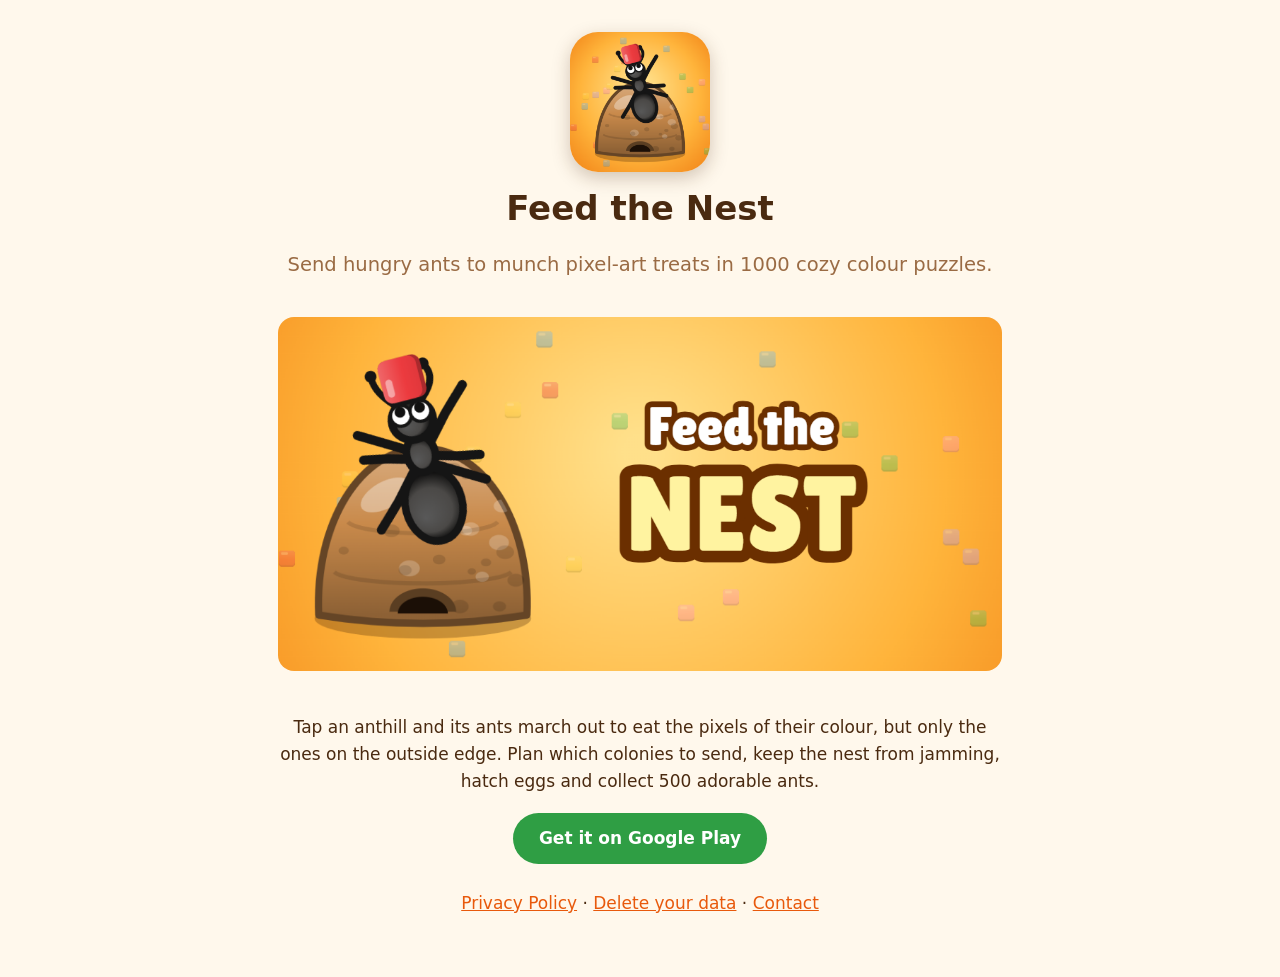
<file: index.html>
<!doctype html>
<html lang="en">
  <head>
    <meta charset="utf-8" />
    <meta name="viewport" content="width=device-width, initial-scale=1" />
    <title>Feed the Nest · Ant Puzzle Game</title>
    <meta name="description" content="Send hungry ants to munch pixel-art treats in 1000 cozy colour puzzles." />
    <link rel="icon" href="icon-512.png" />
    <link rel="stylesheet" href="style.css" />
  </head>
  <body>
    <main class="home">
      <img class="icon" src="icon-512.png" alt="Feed the Nest icon" width="140" height="140" />
      <h1>Feed the Nest</h1>
      <p class="tag">Send hungry ants to munch pixel-art treats in 1000 cozy colour puzzles.</p>
      <img class="feature" src="feature-graphic.png" alt="Ants carrying pixels of a picnic treat" />
      <p>
        Tap an anthill and its ants march out to eat the pixels of their colour, but only the ones on the outside edge.
        Plan which colonies to send, keep the nest from jamming, hatch eggs and collect 500 adorable ants.
      </p>
      <p><a class="play" href="https://play.google.com/store/apps/details?id=com.feedthenest.ai">Get it on Google Play</a></p>
      <nav>
        <a href="privacy.html">Privacy Policy</a> ·
        <a href="delete-data.html">Delete your data</a> ·
        <a href="mailto:filip01pop@gmail.com">Contact</a>
      </nav>
    </main>
  </body>
</html>
</file>
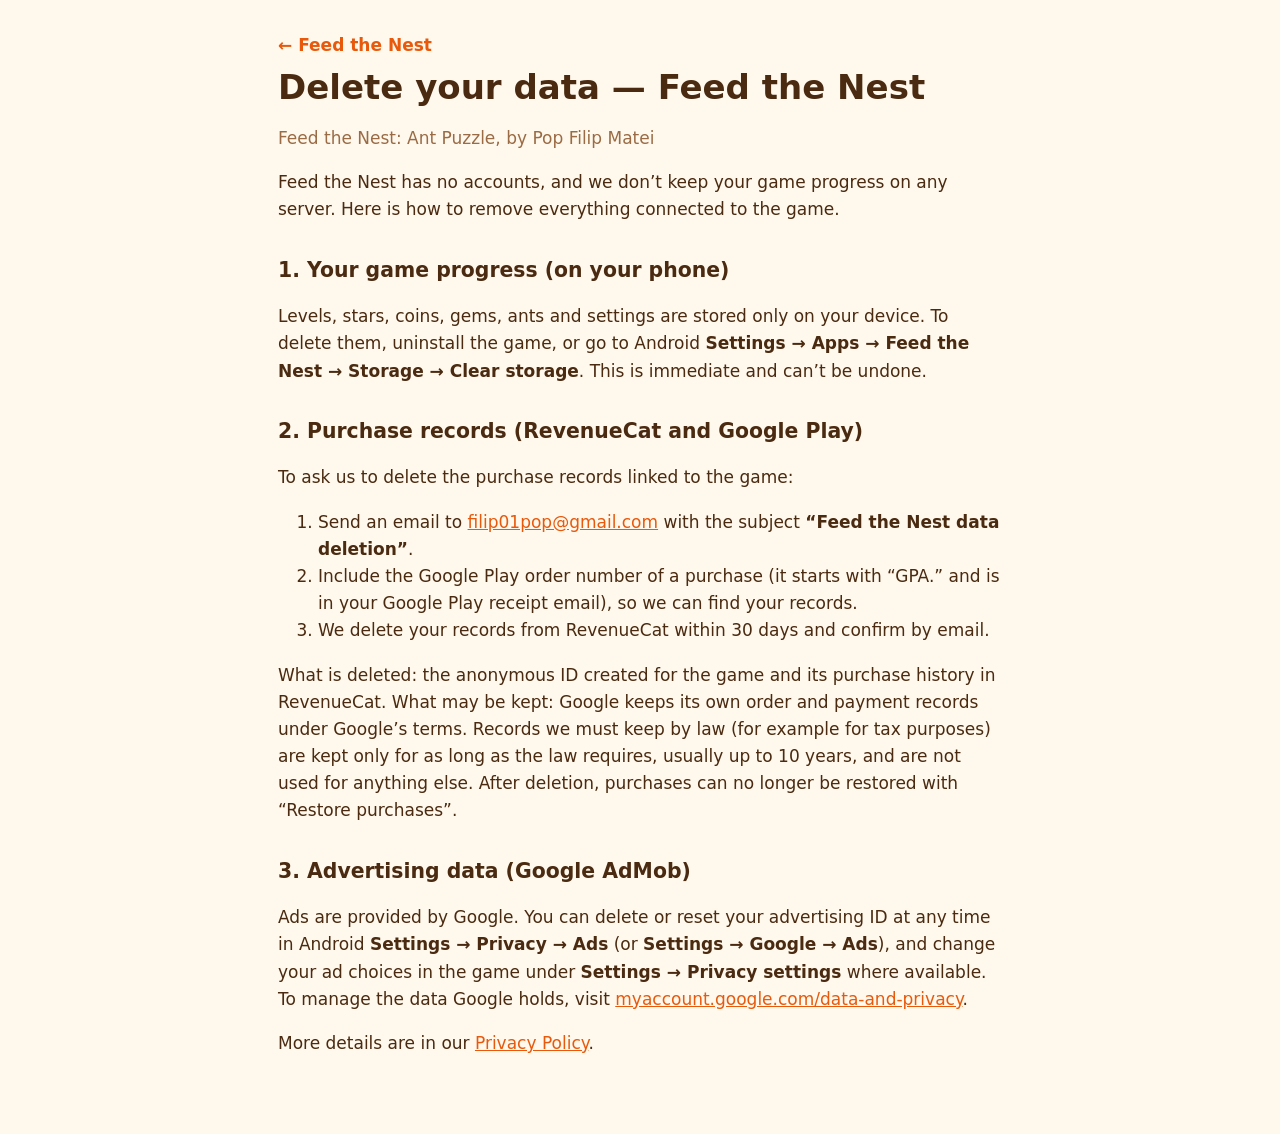
<file: delete-data.html>
<!doctype html>
<html lang="en">
  <head>
    <meta charset="utf-8" />
    <meta name="viewport" content="width=device-width, initial-scale=1" />
    <title>Delete your data · Feed the Nest</title>
    <link rel="stylesheet" href="style.css" />
  </head>
  <body>
    <main class="doc">
      <a class="back" href="index.html">← Feed the Nest</a>
      <h1>Delete your data — Feed the Nest</h1>
      <p class="muted">Feed the Nest: Ant Puzzle, by Pop Filip Matei</p>

      <p>
        Feed the Nest has no accounts, and we don’t keep your game progress on any server. Here is how to remove
        everything connected to the game.
      </p>

      <h2>1. Your game progress (on your phone)</h2>
      <p>
        Levels, stars, coins, gems, ants and settings are stored only on your device. To delete them, uninstall the game,
        or go to Android <b>Settings → Apps → Feed the Nest → Storage → Clear storage</b>. This is immediate and can’t be
        undone.
      </p>

      <h2>2. Purchase records (RevenueCat and Google Play)</h2>
      <p>To ask us to delete the purchase records linked to the game:</p>
      <ol>
        <li>
          Send an email to <a href="mailto:filip01pop@gmail.com?subject=Feed%20the%20Nest%20data%20deletion">filip01pop@gmail.com</a>
          with the subject <b>“Feed the Nest data deletion”</b>.
        </li>
        <li>Include the Google Play order number of a purchase (it starts with “GPA.” and is in your Google Play receipt email), so we can find your records.</li>
        <li>We delete your records from RevenueCat within 30 days and confirm by email.</li>
      </ol>
      <p>
        What is deleted: the anonymous ID created for the game and its purchase history in RevenueCat. What may be kept:
        Google keeps its own order and payment records under Google’s terms. Records we must keep by law (for example for
        tax purposes) are kept only for as long as the law requires, usually up to 10 years, and are not used for anything
        else. After deletion, purchases can no longer be restored with “Restore purchases”.
      </p>

      <h2>3. Advertising data (Google AdMob)</h2>
      <p>
        Ads are provided by Google. You can delete or reset your advertising ID at any time in Android
        <b>Settings → Privacy → Ads</b> (or <b>Settings → Google → Ads</b>), and change your ad choices in the game under
        <b>Settings → Privacy settings</b> where available. To manage the data Google holds, visit
        <a href="https://myaccount.google.com/data-and-privacy">myaccount.google.com/data-and-privacy</a>.
      </p>

      <p>More details are in our <a href="privacy.html">Privacy Policy</a>.</p>
    </main>
  </body>
</html>
</file>
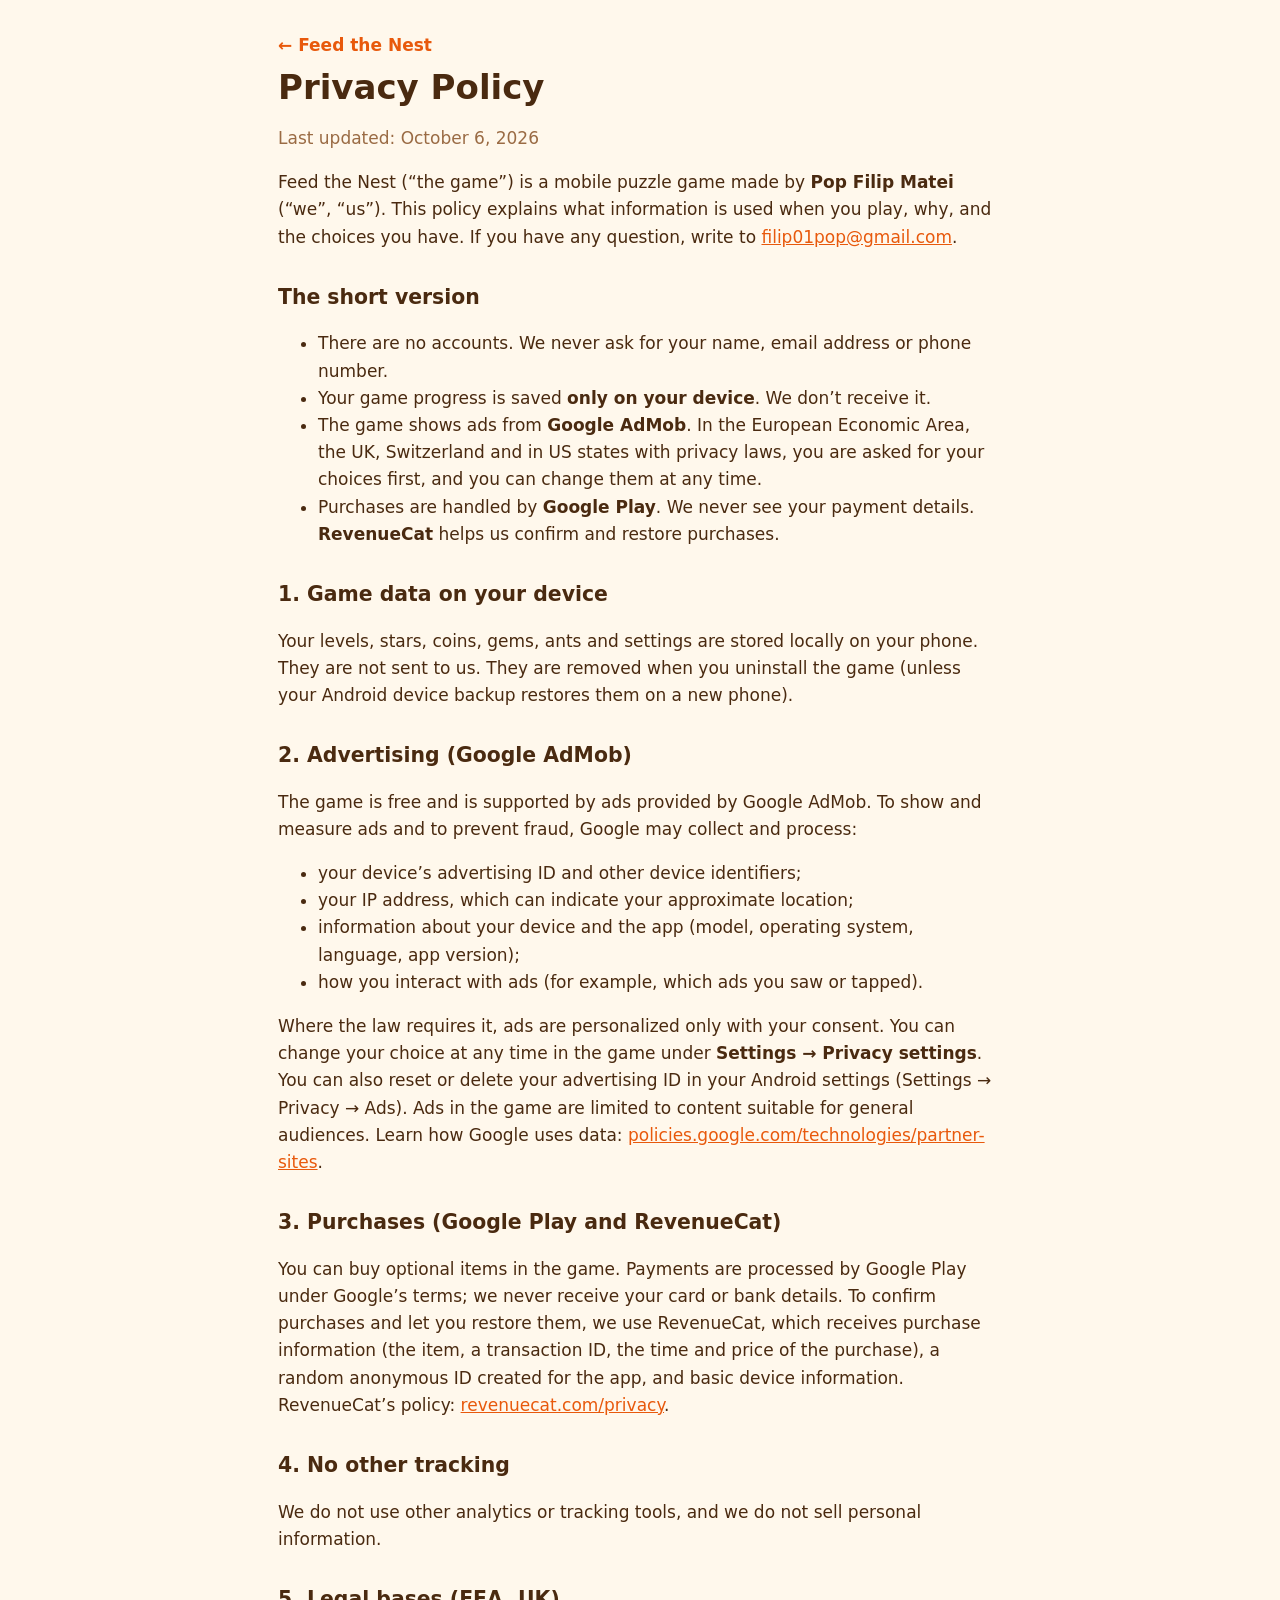
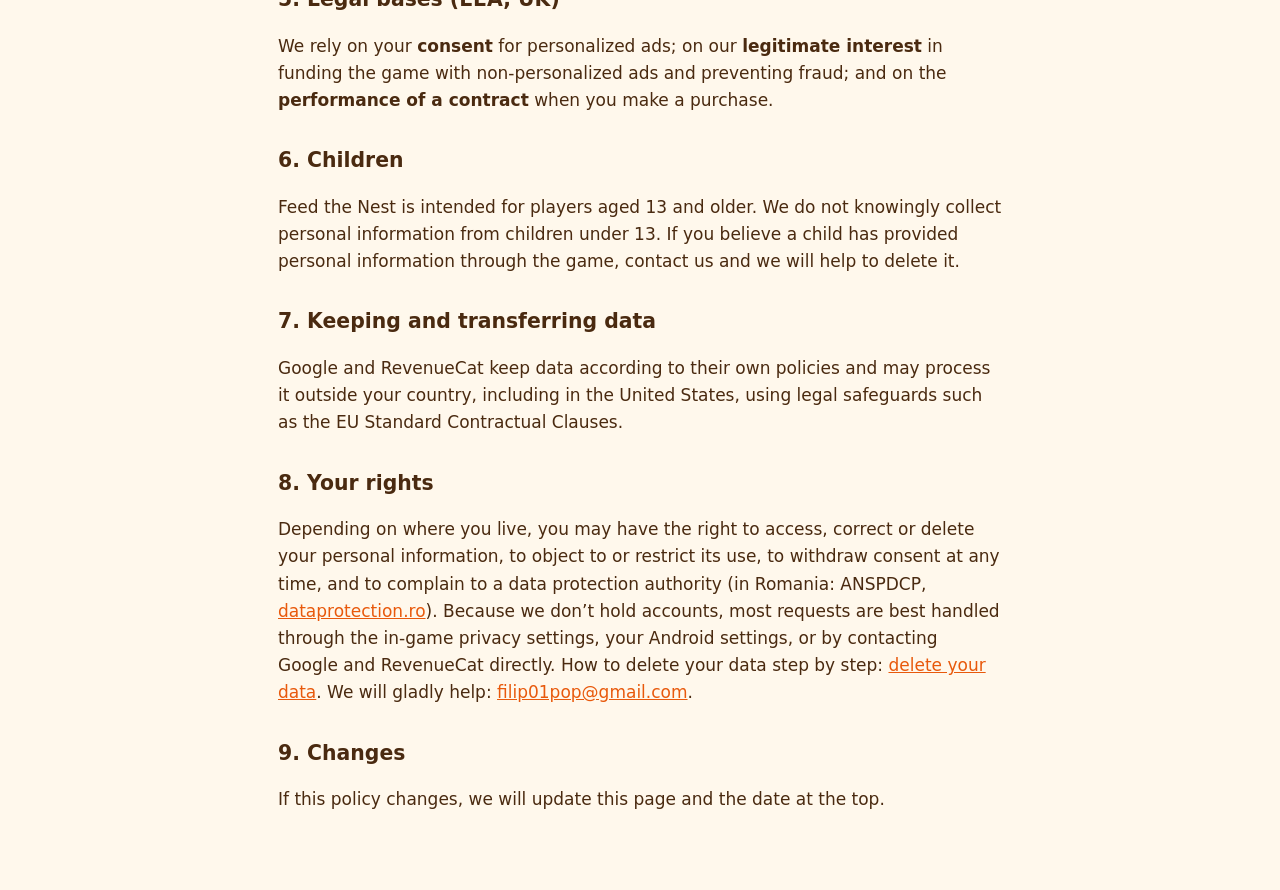
<file: privacy.html>
<!doctype html>
<html lang="en">
  <head>
    <meta charset="utf-8" />
    <meta name="viewport" content="width=device-width, initial-scale=1" />
    <title>Privacy Policy · Feed the Nest</title>
    <link rel="stylesheet" href="style.css" />
  </head>
  <body>
    <main class="doc">
      <a class="back" href="index.html">← Feed the Nest</a>
      <h1>Privacy Policy</h1>
      <p class="muted">Last updated: October 6, 2026</p>

      <p>
        Feed the Nest (“the game”) is a mobile puzzle game made by <b>Pop Filip Matei</b> (“we”, “us”).
        This policy explains what information is used when you play, why, and the choices you have.
        If you have any question, write to <a href="mailto:filip01pop@gmail.com">filip01pop@gmail.com</a>.
      </p>

      <h2>The short version</h2>
      <ul>
        <li>There are no accounts. We never ask for your name, email address or phone number.</li>
        <li>Your game progress is saved <b>only on your device</b>. We don’t receive it.</li>
        <li>The game shows ads from <b>Google AdMob</b>. In the European Economic Area, the UK, Switzerland and in US states with privacy laws, you are asked for your choices first, and you can change them at any time.</li>
        <li>Purchases are handled by <b>Google Play</b>. We never see your payment details. <b>RevenueCat</b> helps us confirm and restore purchases.</li>
      </ul>

      <h2>1. Game data on your device</h2>
      <p>
        Your levels, stars, coins, gems, ants and settings are stored locally on your phone. They are not sent to us.
        They are removed when you uninstall the game (unless your Android device backup restores them on a new phone).
      </p>

      <h2>2. Advertising (Google AdMob)</h2>
      <p>
        The game is free and is supported by ads provided by Google AdMob. To show and measure ads and to prevent fraud,
        Google may collect and process:
      </p>
      <ul>
        <li>your device’s advertising ID and other device identifiers;</li>
        <li>your IP address, which can indicate your approximate location;</li>
        <li>information about your device and the app (model, operating system, language, app version);</li>
        <li>how you interact with ads (for example, which ads you saw or tapped).</li>
      </ul>
      <p>
        Where the law requires it, ads are personalized only with your consent. You can change your choice at any time in
        the game under <b>Settings → Privacy settings</b>. You can also reset or delete your advertising ID in your
        Android settings (Settings → Privacy → Ads). Ads in the game are limited to content suitable for general
        audiences. Learn how Google uses data:
        <a href="https://policies.google.com/technologies/partner-sites">policies.google.com/technologies/partner-sites</a>.
      </p>

      <h2>3. Purchases (Google Play and RevenueCat)</h2>
      <p>
        You can buy optional items in the game. Payments are processed by Google Play under Google’s terms; we never
        receive your card or bank details. To confirm purchases and let you restore them, we use RevenueCat, which receives
        purchase information (the item, a transaction ID, the time and price of the purchase), a random anonymous ID created
        for the app, and basic device information. RevenueCat’s policy:
        <a href="https://www.revenuecat.com/privacy">revenuecat.com/privacy</a>.
      </p>

      <h2>4. No other tracking</h2>
      <p>We do not use other analytics or tracking tools, and we do not sell personal information.</p>

      <h2>5. Legal bases (EEA, UK)</h2>
      <p>
        We rely on your <b>consent</b> for personalized ads; on our <b>legitimate interest</b> in funding the game with
        non-personalized ads and preventing fraud; and on the <b>performance of a contract</b> when you make a purchase.
      </p>

      <h2>6. Children</h2>
      <p>
        Feed the Nest is intended for players aged 13 and older. We do not knowingly collect personal information from
        children under 13. If you believe a child has provided personal information through the game, contact us and we
        will help to delete it.
      </p>

      <h2>7. Keeping and transferring data</h2>
      <p>
        Google and RevenueCat keep data according to their own policies and may process it outside your country,
        including in the United States, using legal safeguards such as the EU Standard Contractual Clauses.
      </p>

      <h2>8. Your rights</h2>
      <p>
        Depending on where you live, you may have the right to access, correct or delete your personal information, to
        object to or restrict its use, to withdraw consent at any time, and to complain to a data protection authority
        (in Romania: ANSPDCP, <a href="https://www.dataprotection.ro">dataprotection.ro</a>). Because we don’t hold
        accounts, most requests are best handled through the in-game privacy settings, your Android settings, or by
        contacting Google and RevenueCat directly. How to delete your data step by step: <a href="delete-data.html">delete your data</a>. We will gladly help: <a href="mailto:filip01pop@gmail.com">filip01pop@gmail.com</a>.
      </p>

      <h2>9. Changes</h2>
      <p>If this policy changes, we will update this page and the date at the top.</p>
    </main>
  </body>
</html>
</file>
<file: style.css>
:root {
  --bg: #fff8ec;
  --ink: #4a2a10;
  --accent: #e8590c;
  --muted: #9a6b44;
}
* {
  box-sizing: border-box;
}
body {
  margin: 0;
  background: var(--bg);
  color: var(--ink);
  font: 17px/1.6 system-ui, -apple-system, 'Segoe UI', Roboto, sans-serif;
}
main {
  max-width: 760px;
  margin: 0 auto;
  padding: 32px 18px 60px;
}
a {
  color: var(--accent);
}
h1 {
  margin: 8px 0;
  line-height: 1.2;
}
h2 {
  margin-top: 30px;
  font-size: 1.2em;
}
.muted {
  color: var(--muted);
}
.back {
  text-decoration: none;
  font-weight: 600;
}
.home {
  text-align: center;
}
.icon {
  border-radius: 28px;
  box-shadow: 0 6px 18px rgba(74, 42, 16, 0.25);
}
.tag {
  font-size: 1.15em;
  color: var(--muted);
}
.feature {
  width: 100%;
  height: auto;
  border-radius: 16px;
  margin: 18px 0;
}
.play {
  display: inline-block;
  padding: 12px 26px;
  border-radius: 999px;
  background: #2f9e44;
  color: #fff;
  font-weight: 700;
  text-decoration: none;
}
nav {
  margin-top: 26px;
}
</file>
